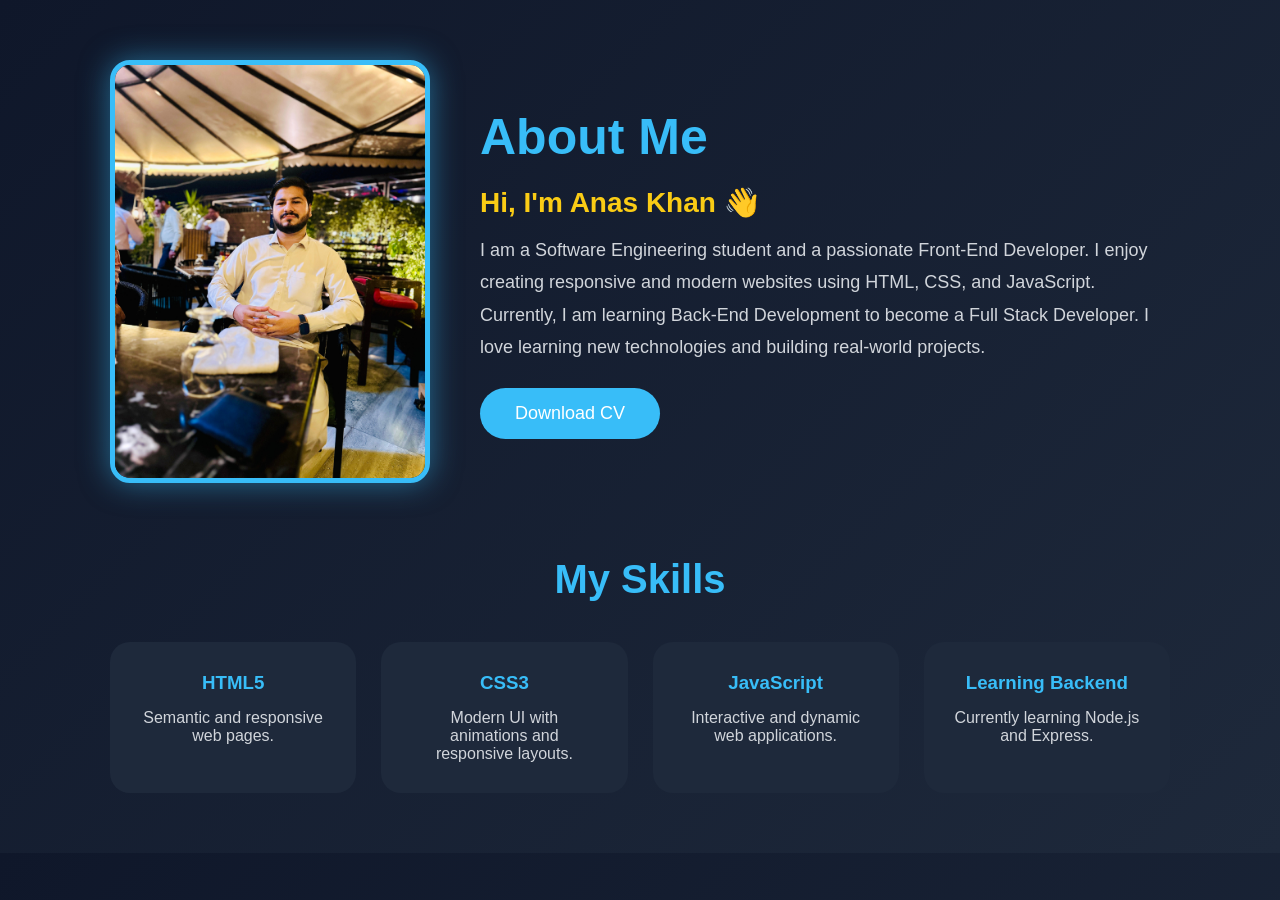
<file: about.html>
<!DOCTYPE html>
<html lang="en">
<head>
<meta charset="UTF-8">
<meta name="viewport" content="width=device-width, initial-scale=1.0">
<title>About Me</title>


<style>
*{
    margin:0;
    padding:0;
    box-sizing:border-box;
    font-family:Arial, Helvetica, sans-serif;
}

body{
    background:linear-gradient(135deg,#0f172a,#1e293b);
    color:white;
}

.container{
    width:90%;
    max-width:1100px;
    margin:auto;
    padding:60px 20px;
}

.about{
    display:flex;
    justify-content:center;
    align-items:center;
    gap:50px;
    flex-wrap:wrap;
}

.image img{
    width:320px;
    border-radius:20px;
    border:5px solid #38bdf8;
    box-shadow:0 0 30px rgba(56,189,248,.5);
    transition:.5s;
}

.image img:hover{
    transform:scale(1.05);
}

.content{
    flex:1;
    min-width:300px;
}

.content h1{
    font-size:50px;
    color:#38bdf8;
    margin-bottom:20px;
}

.content h3{
    color:#facc15;
    margin-bottom:15px;
    font-size:28px;
}

.content p{
    font-size:18px;
    line-height:1.8;
    color:#d1d5db;
    margin-bottom:25px;
}

button{
    padding:15px 35px;
    background:#38bdf8;
    color:white;
    border:none;
    border-radius:30px;
    font-size:18px;
    cursor:pointer;
    transition:.4s;
}

button:hover{
    background:#0284c7;
    transform:translateY(-5px);
}

.skills{
    margin-top:70px;
}

.skills h2{
    text-align:center;
    margin-bottom:40px;
    color:#38bdf8;
    font-size:40px;
}

.skill-box{
    display:grid;
    grid-template-columns:repeat(auto-fit,minmax(220px,1fr));
    gap:25px;
}

.card{
    background:#1e293b;
    padding:30px;
    border-radius:20px;
    text-align:center;
    transition:.4s;
}

.card:hover{
    transform:translateY(-10px);
    background:#334155;
}

.card h3{
    color:#38bdf8;
    margin-bottom:15px;
}

.card p{
    color:#d1d5db;
}

@media(max-width:768px){

.content h1{
    font-size:38px;
}

.content h3{
    font-size:24px;
}

.content p{
    font-size:16px;
}

.image img{
    width:260px;
}

}
</style>

</head>
<body>

<div class="container">

<div class="about">

<div class="image">
<img src="img/anas.jpeg" alt="Profile">
</div>

<div class="content">

<h1>About Me</h1>

<h3>Hi, I'm Anas Khan 👋</h3>

<p>
I am a Software Engineering student and a passionate Front-End Developer.
I enjoy creating responsive and modern websites using HTML, CSS, and JavaScript.
Currently, I am learning Back-End Development to become a Full Stack Developer.
I love learning new technologies and building real-world projects.
</p>

<button>Download CV</button>

</div>

</div>

<div class="skills">

<h2>My Skills</h2>

<div class="skill-box">

<div class="card">
<h3>HTML5</h3>
<p>Semantic and responsive web pages.</p>
</div>

<div class="card">
<h3>CSS3</h3>
<p>Modern UI with animations and responsive layouts.</p>
</div>

<div class="card">
<h3>JavaScript</h3>
<p>Interactive and dynamic web applications.</p>
</div>

<div class="card">
<h3>Learning Backend</h3>
<p>Currently learning Node.js and Express.</p>
</div>

</div>

</div>

</div>

</body>
</html>
</file>
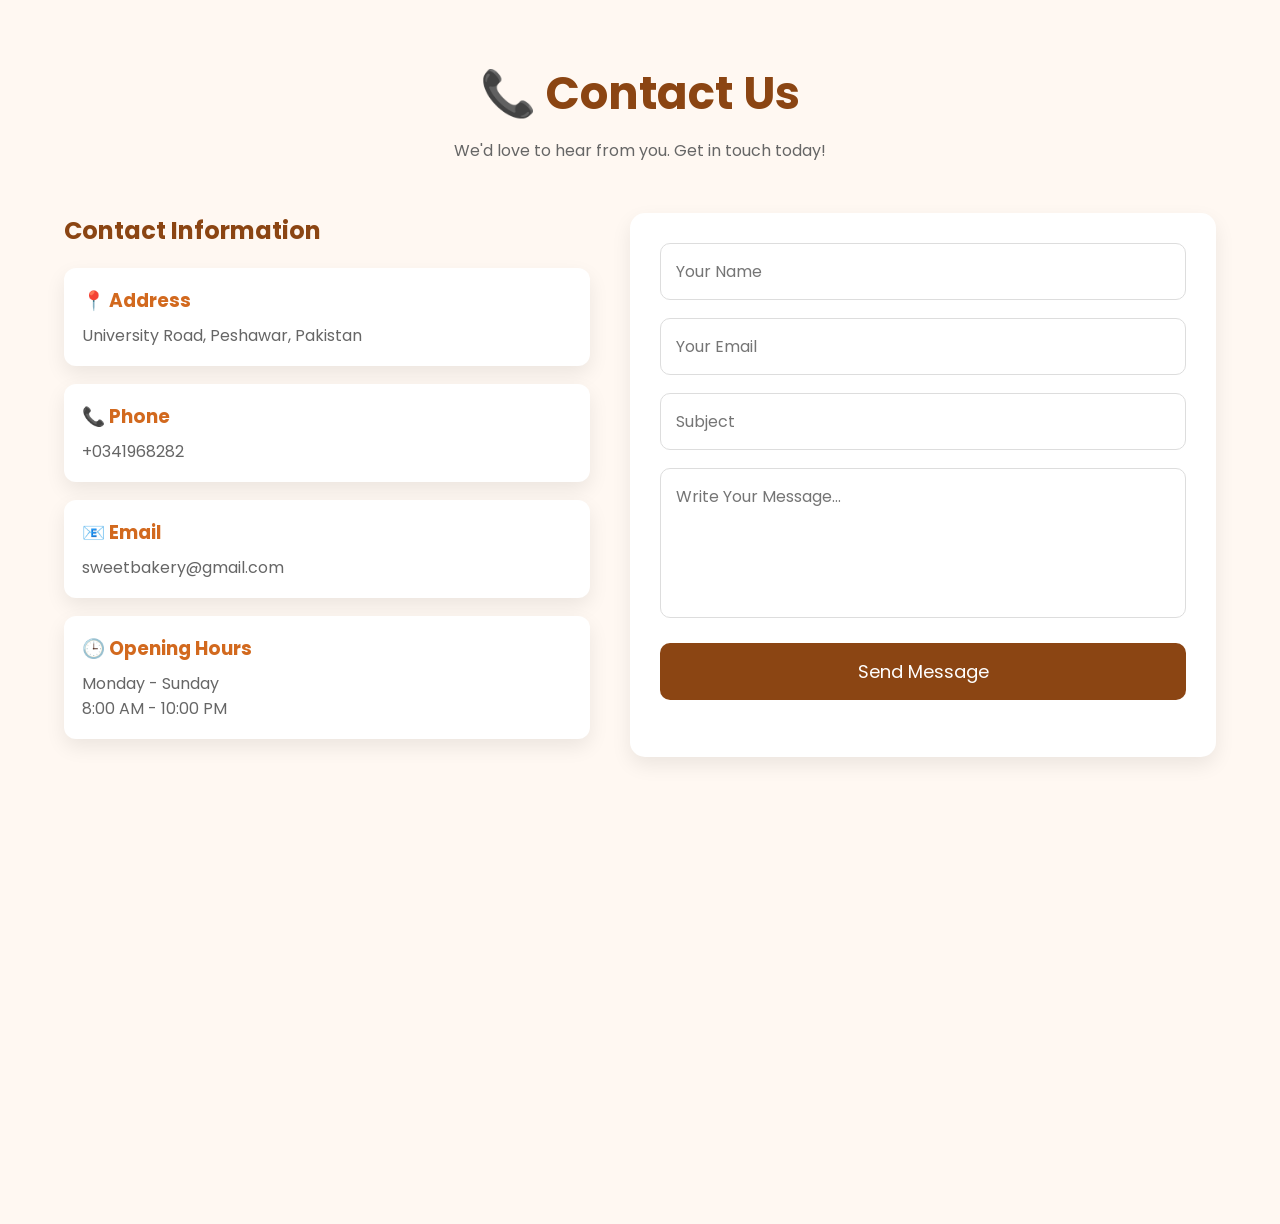
<file: contect.html>
<!DOCTYPE html>
<html lang="en">
<head>
<meta charset="UTF-8">
<meta name="viewport" content="width=device-width, initial-scale=1.0">
<title>Sweet Bakery | Contact Us</title>

<link rel="preconnect" href="https://fonts.googleapis.com">
<link href="https://fonts.googleapis.com/css2?family=Poppins:wght@300;400;500;600;700&display=swap" rel="stylesheet">

<style>
*{
    margin:0;
    padding:0;
    box-sizing:border-box;
    font-family:'Poppins',sans-serif;
}

body{
    background:#fff8f2;
}

.contact{
    width:90%;
    max-width:1200px;
    margin:60px auto;
}

.title{
    text-align:center;
    margin-bottom:50px;
}

.title h1{
    font-size:45px;
    color:#8B4513;
}

.title p{
    color:#666;
    margin-top:10px;
}

.container{
    display:flex;
    justify-content:space-between;
    gap:40px;
    flex-wrap:wrap;
}

.info{
    flex:1;
    min-width:320px;
}

.info h2{
    color:#8B4513;
    margin-bottom:20px;
}

.box{
    background:#fff;
    padding:18px;
    margin-bottom:18px;
    border-radius:12px;
    box-shadow:0 8px 20px rgba(0,0,0,.08);
}

.box h3{
    color:#D2691E;
    margin-bottom:8px;
}

.box p{
    color:#666;
}

.form{
    flex:1;
    min-width:320px;
    background:#fff;
    padding:30px;
    border-radius:15px;
    box-shadow:0 8px 20px rgba(0,0,0,.08);
}

.form input,
.form textarea{
    width:100%;
    padding:15px;
    margin-bottom:18px;
    border:1px solid #ddd;
    border-radius:10px;
    font-size:16px;
    outline:none;
}

.form input:focus,
.form textarea:focus{
    border-color:#D2691E;
}

.form textarea{
    height:150px;
    resize:none;
}

button{
    width:100%;
    padding:15px;
    background:#8B4513;
    color:white;
    border:none;
    border-radius:10px;
    font-size:18px;
    cursor:pointer;
    transition:.3s;
}

button:hover{
    background:#D2691E;
}

.map{
    margin-top:50px;
}

.map iframe{
    width:100%;
    height:350px;
    border:none;
    border-radius:15px;
}

@media(max-width:768px){

.title h1{
    font-size:35px;
}

.container{
    flex-direction:column;
}

}
</style>

</head>
<body>

<section class="contact">

<div class="title">
<h1>📞 Contact Us</h1>
<p>We'd love to hear from you. Get in touch today!</p>
</div>

<div class="container">

<div class="info">

<h2>Contact Information</h2>

<div class="box">
<h3>📍 Address</h3>
<p>University Road, Peshawar, Pakistan</p>
</div>

<div class="box">
<h3>📞 Phone</h3>
<p>+0341968282</p>
</div>

<div class="box">
<h3>📧 Email</h3>
<p>sweetbakery@gmail.com</p>
</div>

<div class="box">
<h3>🕒 Opening Hours</h3>
<p>Monday - Sunday<br>8:00 AM - 10:00 PM</p>
</div>

</div>

<div class="form">

<input type="text" placeholder="Your Name">

<input type="email" placeholder="Your Email">

<input type="text" placeholder="Subject">

<textarea placeholder="Write Your Message..."></textarea>

<button>Send Message</button>

</div>

</div>

<div class="map">

<iframe
src="https://www.google.com/maps?q=Peshawar&output=embed">
</iframe>

</div>

</section>

</body>
</html>
</file>
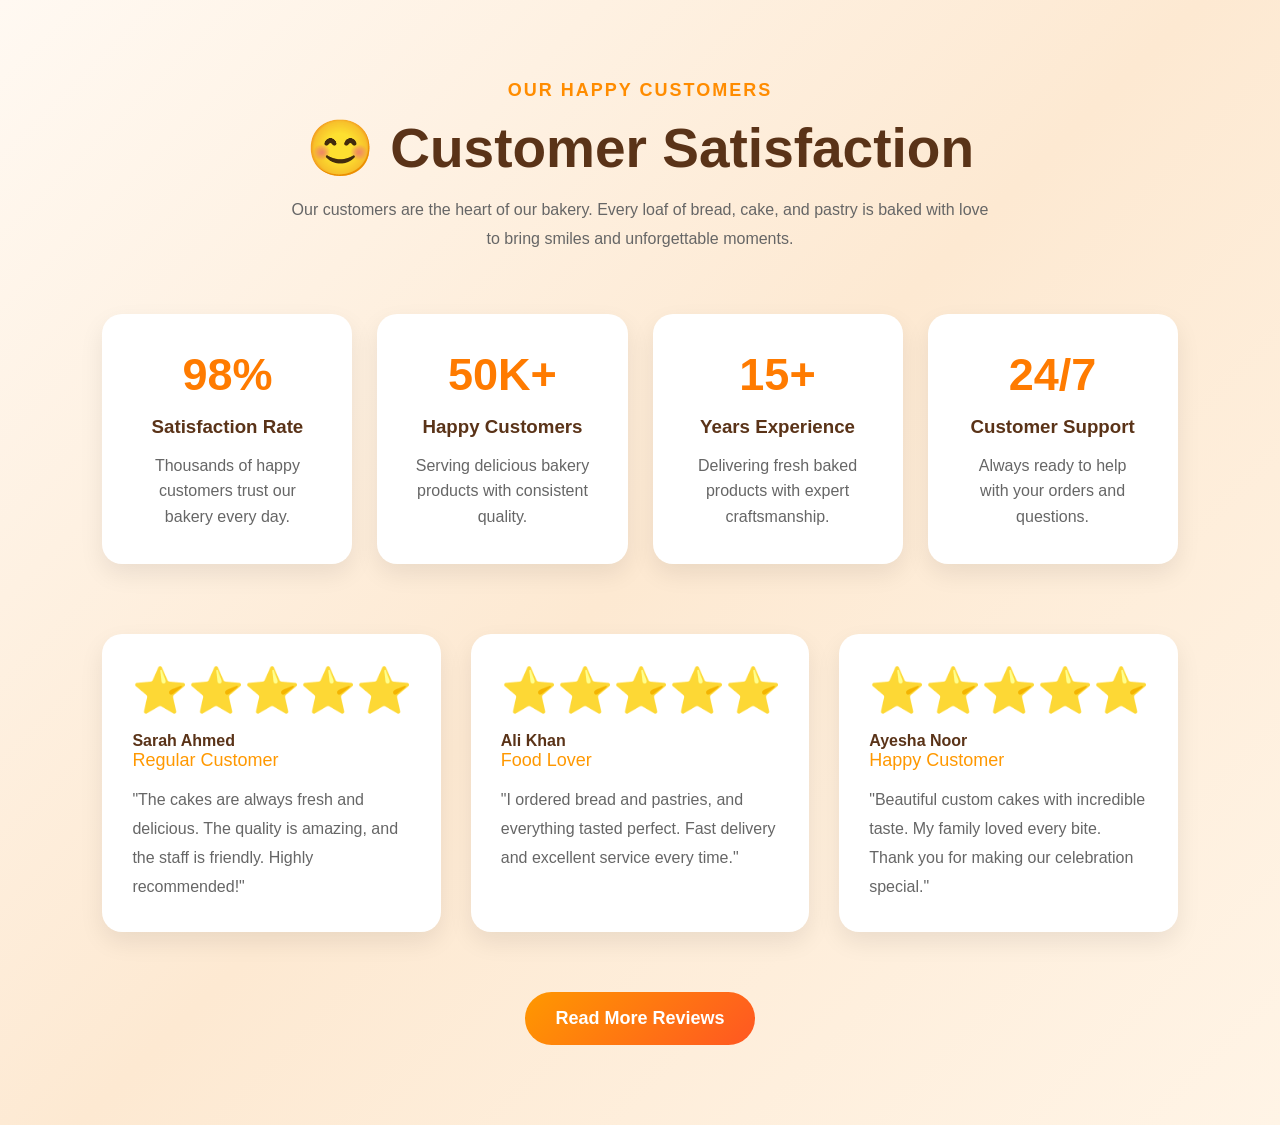
<file: customer.html>
<!DOCTYPE html>
<html lang="en">
<head>
<meta charset="UTF-8">
<meta name="viewport" content="width=device-width, initial-scale=1.0">
<title>Customer Satisfaction</title>

<style>

*{
    margin:0;
    padding:0;
    box-sizing:border-box;
    font-family:Arial, Helvetica, sans-serif;
}

body{
    background:linear-gradient(135deg,#fff9f2,#fde9d2,#fff4e6);
}

.customer{
    width:100%;
    padding:80px 8%;
}

.heading{
    text-align:center;
    margin-bottom:60px;
}

.heading span{
    color:#ff8c00;
    font-size:18px;
    font-weight:bold;
    letter-spacing:2px;
}

.heading h1{
    font-size:55px;
    color:#5a3318;
    margin:15px 0;
}

.heading p{
    max-width:700px;
    margin:auto;
    color:#666;
    line-height:1.8;
}

/* Stats */

.stats{
    display:grid;
    grid-template-columns:repeat(auto-fit,minmax(220px,1fr));
    gap:25px;
    margin-bottom:70px;
}

.stat-card{
    background:#fff;
    padding:35px;
    border-radius:20px;
    text-align:center;
    box-shadow:0 10px 25px rgba(0,0,0,.08);
    transition:.4s;
}

.stat-card:hover{
    transform:translateY(-10px);
}

.stat-card h2{
    font-size:45px;
    color:#ff7b00;
}

.stat-card h3{
    color:#5a3318;
    margin:15px 0;
}

.stat-card p{
    color:#666;
    line-height:1.6;
}

/* Reviews */

.review-section{
    display:grid;
    grid-template-columns:repeat(auto-fit,minmax(320px,1fr));
    gap:30px;
}

.review{
    background:white;
    border-radius:20px;
    padding:30px;
    box-shadow:0 10px 25px rgba(0,0,0,.08);
    transition:.4s;
}

.review:hover{
    transform:translateY(-8px);
}

.review h2{
    font-size:45px;
}

.review h4{
    margin-top:15px;
    color:#5a3318;
}

.review span{
    color:#ff9800;
    font-size:18px;
}

.review p{
    margin-top:15px;
    color:#666;
    line-height:1.8;
}

/* Button */

.btn{
    display:block;
    width:230px;
    margin:60px auto 0;
    text-align:center;
    text-decoration:none;
    background:linear-gradient(135deg,#ff9800,#ff5722);
    color:white;
    padding:16px;
    border-radius:40px;
    font-size:18px;
    font-weight:bold;
    transition:.4s;
}

.btn:hover{
    transform:scale(1.05);
    box-shadow:0 12px 25px rgba(255,87,34,.3);
}

/* Responsive */

@media(max-width:768px){

.heading h1{
    font-size:36px;
}

.heading p{
    font-size:15px;
}

.review{
    text-align:center;
}

.btn{
    width:100%;
}

}

</style>
</head>

<body>

<section class="customer">

<div class="heading">

<span>OUR HAPPY CUSTOMERS</span>

<h1>😊 Customer Satisfaction</h1>

<p>
Our customers are the heart of our bakery. Every loaf of bread, cake, and pastry is baked with love to bring smiles and unforgettable moments.
</p>

</div>

<div class="stats">

<div class="stat-card">
<h2>98%</h2>
<h3>Satisfaction Rate</h3>
<p>Thousands of happy customers trust our bakery every day.</p>
</div>

<div class="stat-card">
<h2>50K+</h2>
<h3>Happy Customers</h3>
<p>Serving delicious bakery products with consistent quality.</p>
</div>

<div class="stat-card">
<h2>15+</h2>
<h3>Years Experience</h3>
<p>Delivering fresh baked products with expert craftsmanship.</p>
</div>

<div class="stat-card">
<h2>24/7</h2>
<h3>Customer Support</h3>
<p>Always ready to help with your orders and questions.</p>
</div>

</div>

<div class="review-section">

<div class="review">

<h2>⭐⭐⭐⭐⭐</h2>

<h4>Sarah Ahmed</h4>

<span>Regular Customer</span>

<p>
"The cakes are always fresh and delicious. The quality is amazing, and the staff is friendly. Highly recommended!"
</p>

</div>

<div class="review">

<h2>⭐⭐⭐⭐⭐</h2>

<h4>Ali Khan</h4>

<span>Food Lover</span>

<p>
"I ordered bread and pastries, and everything tasted perfect. Fast delivery and excellent service every time."
</p>

</div>

<div class="review">

<h2>⭐⭐⭐⭐⭐</h2>

<h4>Ayesha Noor</h4>

<span>Happy Customer</span>

<p>
"Beautiful custom cakes with incredible taste. My family loved every bite. Thank you for making our celebration special."
</p>

</div>

</div>

<a href="#" class="btn">Read More Reviews</a>

</section>

</body>
</html>
</file>
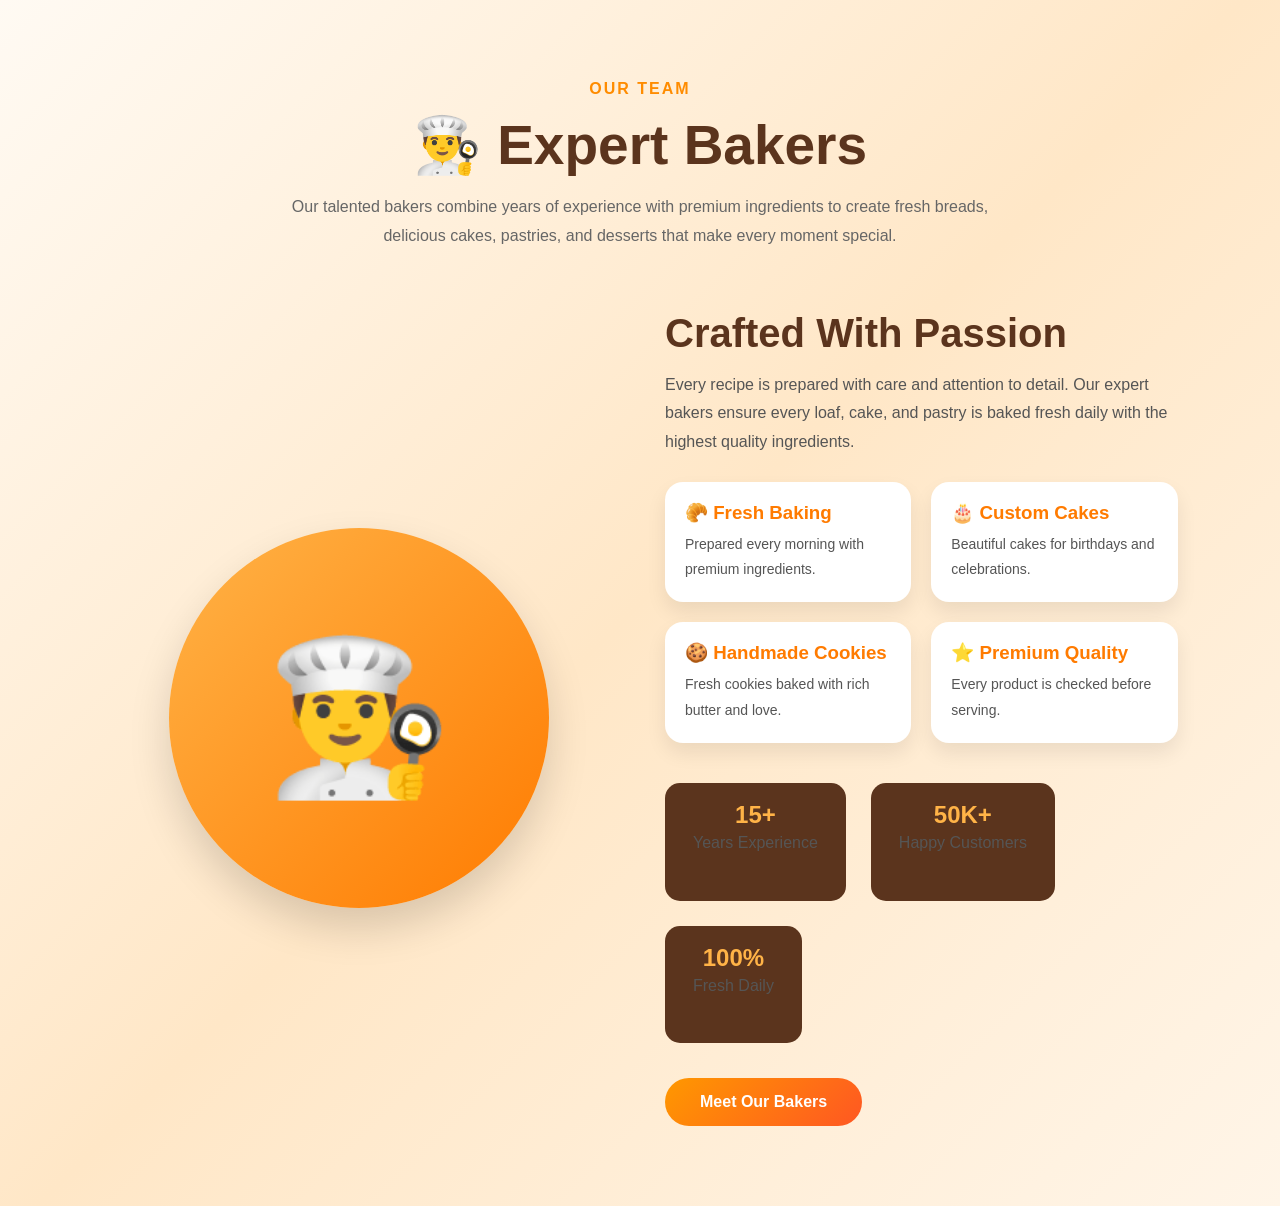
<file: Expert.html>
<!DOCTYPE html>
<html lang="en">
<head>
<meta charset="UTF-8">
<meta name="viewport" content="width=device-width, initial-scale=1.0">
<title>Expert Bakers</title>

<style>
*{
    margin:0;
    padding:0;
    box-sizing:border-box;
    font-family:Arial,Helvetica,sans-serif;
}

body{
    background:linear-gradient(135deg,#fffaf3,#ffe7c7,#fff5e8);
}

.bakers{
    width:100%;
    padding:80px 8%;
}

.title{
    text-align:center;
    margin-bottom:60px;
}

.title span{
    color:#ff8c00;
    font-weight:bold;
    letter-spacing:2px;
}

.title h1{
    margin:15px 0;
    font-size:55px;
    color:#5b341d;
}

.title p{
    max-width:700px;
    margin:auto;
    color:#666;
    line-height:1.8;
}

.container{
    display:flex;
    justify-content:center;
    align-items:center;
    gap:50px;
    flex-wrap:wrap;
}

.image{
    flex:1;
    display:flex;
    justify-content:center;
}

.circle{
    width:380px;
    height:380px;
    background:linear-gradient(135deg,#ffb347,#ff7b00);
    border-radius:50%;
    display:flex;
    justify-content:center;
    align-items:center;
    box-shadow:0 20px 40px rgba(0,0,0,.15);
}

.circle span{
    font-size:150px;
}

.content{
    flex:1;
}

.content h2{
    color:#5b341d;
    font-size:40px;
    margin-bottom:15px;
}

.content p{
    color:#555;
    line-height:1.8;
    margin-bottom:25px;
}

.skills{
    display:grid;
    grid-template-columns:repeat(2,1fr);
    gap:20px;
}

.box{
    background:white;
    padding:20px;
    border-radius:18px;
    box-shadow:0 10px 20px rgba(0,0,0,.08);
    transition:.4s;
}

.box:hover{
    transform:translateY(-8px);
}

.box h3{
    color:#ff7b00;
    margin-bottom:8px;
}

.box p{
    font-size:14px;
    margin:0;
}

.stats{
    margin-top:40px;
    display:flex;
    gap:25px;
    flex-wrap:wrap;
}

.stat{
    background:#5b341d;
    color:white;
    padding:18px 28px;
    border-radius:15px;
    text-align:center;
}

.stat h1{
    color:#ffb347;
}

.btn{
    display:inline-block;
    margin-top:35px;
    text-decoration:none;
    background:linear-gradient(135deg,#ff9800,#ff5722);
    color:white;
    padding:15px 35px;
    border-radius:40px;
    font-weight:bold;
    transition:.4s;
}

.btn:hover{
    transform:scale(1.05);
}

/* Responsive */

@media(max-width:992px){

.title h1{
    font-size:42px;
}

.container{
    flex-direction:column;
    text-align:center;
}

.skills{
    grid-template-columns:1fr 1fr;
}

.stats{
    justify-content:center;
}

}

@media(max-width:768px){

.circle{
    width:280px;
    height:280px;
}

.circle span{
    font-size:110px;
}

.title h1{
    font-size:32px;
}

.content h2{
    font-size:30px;
}

.skills{
    grid-template-columns:1fr;
}

.btn{
    width:100%;
    text-align:center;
}

}
</style>

</head>
<body>

<section class="bakers">

<div class="title">

<span>OUR TEAM</span>

<h1>👨‍🍳 Expert Bakers</h1>

<p>
Our talented bakers combine years of experience with premium ingredients to create fresh breads, delicious cakes, pastries, and desserts that make every moment special.
</p>

</div>

<div class="container">

<div class="image">

<div class="circle">
<span>👨‍🍳</span>
</div>

</div>

<div class="content">

<h2>Crafted With Passion</h2>

<p>
Every recipe is prepared with care and attention to detail. Our expert bakers ensure every loaf, cake, and pastry is baked fresh daily with the highest quality ingredients.
</p>

<div class="skills">

<div class="box">
<h3>🥐 Fresh Baking</h3>
<p>Prepared every morning with premium ingredients.</p>
</div>

<div class="box">
<h3>🎂 Custom Cakes</h3>
<p>Beautiful cakes for birthdays and celebrations.</p>
</div>

<div class="box">
<h3>🍪 Handmade Cookies</h3>
<p>Fresh cookies baked with rich butter and love.</p>
</div>

<div class="box">
<h3>⭐ Premium Quality</h3>
<p>Every product is checked before serving.</p>
</div>

</div>

<div class="stats">

<div class="stat">
<h1>15+</h1>
<p>Years Experience</p>
</div>

<div class="stat">
<h1>50K+</h1>
<p>Happy Customers</p>
</div>

<div class="stat">
<h1>100%</h1>
<p>Fresh Daily</p>
</div>

</div>

<a href="#" class="btn">Meet Our Bakers</a>

</div>

</div>

</section>

</body>
</html>
</file>
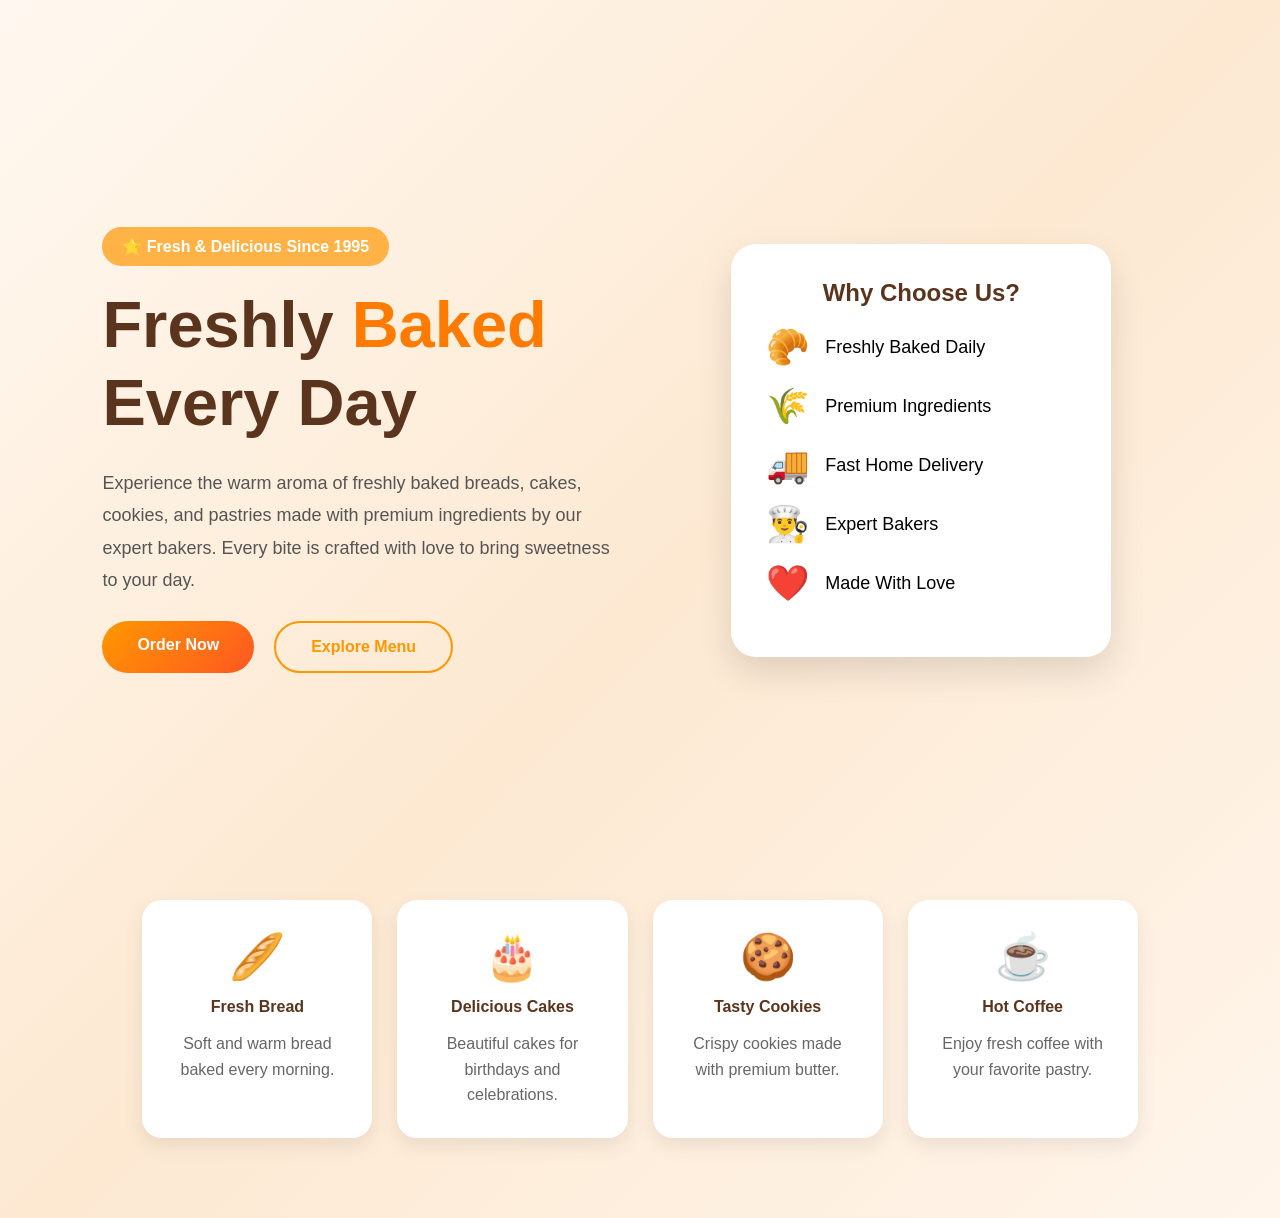
<file: Freshly.html>
<!DOCTYPE html>
<html lang="en">
<head>
<meta charset="UTF-8">
<meta name="viewport" content="width=device-width, initial-scale=1.0">
<title>Freshly Baked Every Day</title>

<style>

*{
    margin:0;
    padding:0;
    box-sizing:border-box;
    font-family:Arial, Helvetica, sans-serif;
}

body{
    background:linear-gradient(135deg,#fff8f0,#fde9d2,#fff5eb);
}

/* HERO SECTION */

.hero{
    min-height:100vh;
    display:flex;
    justify-content:center;
    align-items:center;
    padding:60px 8%;
}

.hero-content{
    max-width:1200px;
    width:100%;
    display:flex;
    justify-content:space-between;
    align-items:center;
    gap:50px;
    flex-wrap:wrap;
}

.left{
    flex:1;
}

.badge{
    display:inline-block;
    background:#ffb347;
    color:#fff;
    padding:10px 20px;
    border-radius:30px;
    font-weight:bold;
    margin-bottom:20px;
}

.left h1{
    font-size:65px;
    color:#5b341d;
    line-height:1.2;
}

.left h1 span{
    color:#ff7b00;
}

.left p{
    margin:25px 0;
    color:#555;
    font-size:18px;
    line-height:1.8;
}

.buttons{
    display:flex;
    gap:20px;
    flex-wrap:wrap;
}

.btn1,
.btn2{
    text-decoration:none;
    padding:15px 35px;
    border-radius:40px;
    font-weight:bold;
    transition:.4s;
}

.btn1{
    background:linear-gradient(135deg,#ff9800,#ff5722);
    color:white;
}

.btn2{
    border:2px solid #ff9800;
    color:#ff9800;
}

.btn1:hover,
.btn2:hover{
    transform:translateY(-5px);
}

/* RIGHT CARD */

.right{
    flex:1;
    display:flex;
    justify-content:center;
}

.card{
    background:white;
    padding:35px;
    width:380px;
    border-radius:25px;
    box-shadow:0 15px 35px rgba(0,0,0,.12);
}

.card h2{
    color:#5b341d;
    margin-bottom:20px;
    text-align:center;
}

.item{
    display:flex;
    align-items:center;
    margin:18px 0;
    font-size:18px;
}

.icon{
    font-size:35px;
    margin-right:15px;
}

/* FEATURES */

.features{
    max-width:1200px;
    margin:0 auto 80px;
    display:grid;
    grid-template-columns:repeat(4,1fr);
    gap:25px;
    padding:0 8%;
}

.feature{
    background:white;
    padding:30px;
    text-align:center;
    border-radius:20px;
    box-shadow:0 8px 20px rgba(0,0,0,.08);
    transition:.4s;
}

.feature:hover{
    transform:translateY(-10px);
}

.feature h3{
    font-size:45px;
}

.feature h4{
    margin:15px 0;
    color:#5b341d;
}

.feature p{
    color:#666;
    line-height:1.6;
}

/* RESPONSIVE */

@media(max-width:992px){

.hero-content{
    flex-direction:column;
    text-align:center;
}

.buttons{
    justify-content:center;
}

.features{
    grid-template-columns:repeat(2,1fr);
}

.left h1{
    font-size:50px;
}

}

@media(max-width:768px){

.left h1{
    font-size:38px;
}

.left p{
    font-size:16px;
}

.card{
    width:100%;
}

.features{
    grid-template-columns:1fr;
}

.btn1,
.btn2{
    width:100%;
    text-align:center;
}

}

</style>
</head>

<body>

<section class="hero">

<div class="hero-content">

<div class="left">

<div class="badge">
⭐ Fresh & Delicious Since 1995
</div>

<h1>
Freshly <span>Baked</span><br>
Every Day
</h1>

<p>
Experience the warm aroma of freshly baked breads, cakes, cookies,
and pastries made with premium ingredients by our expert bakers.
Every bite is crafted with love to bring sweetness to your day.
</p>

<div class="buttons">

<a href="#" class="btn1">
Order Now
</a>

<a href="#" class="btn2">
Explore Menu
</a>

</div>

</div>

<div class="right">

<div class="card">

<h2>Why Choose Us?</h2>

<div class="item">
<div class="icon">🥐</div>
Freshly Baked Daily
</div>

<div class="item">
<div class="icon">🌾</div>
Premium Ingredients
</div>

<div class="item">
<div class="icon">🚚</div>
Fast Home Delivery
</div>

<div class="item">
<div class="icon">👨‍🍳</div>
Expert Bakers
</div>

<div class="item">
<div class="icon">❤️</div>
Made With Love
</div>

</div>

</div>

</div>

</section>

<section class="features">

<div class="feature">
<h3>🥖</h3>
<h4>Fresh Bread</h4>
<p>Soft and warm bread baked every morning.</p>
</div>

<div class="feature">
<h3>🎂</h3>
<h4>Delicious Cakes</h4>
<p>Beautiful cakes for birthdays and celebrations.</p>
</div>

<div class="feature">
<h3>🍪</h3>
<h4>Tasty Cookies</h4>
<p>Crispy cookies made with premium butter.</p>
</div>

<div class="feature">
<h3>☕</h3>
<h4>Hot Coffee</h4>
<p>Enjoy fresh coffee with your favorite pastry.</p>
</div>

</section>

</body>
</html>
</file>
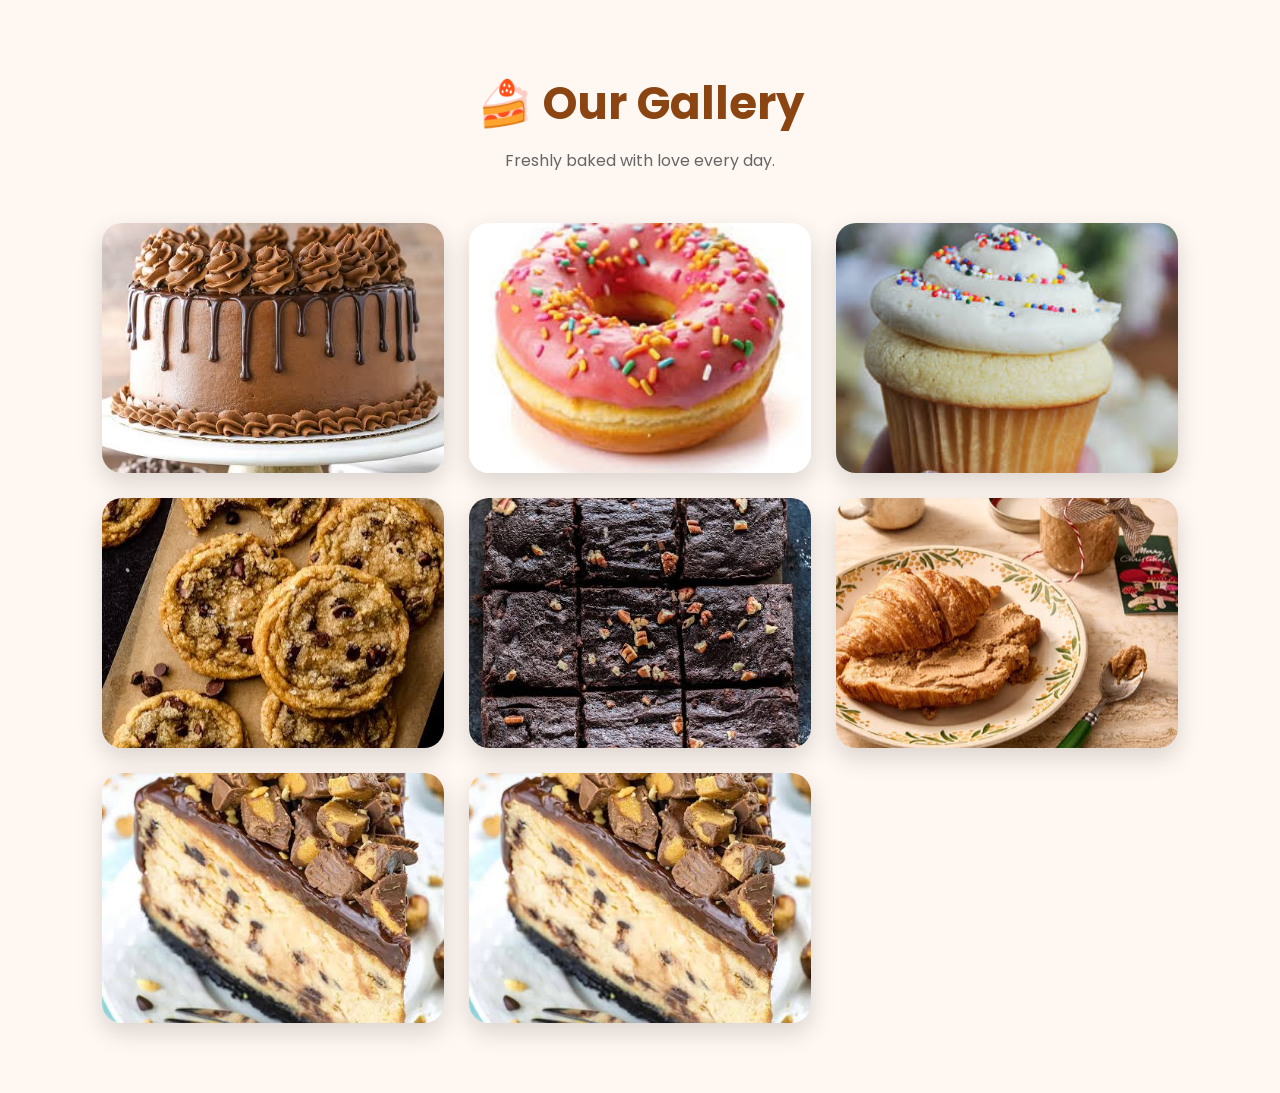
<file: gellery.html>
<!DOCTYPE html>
<html lang="en">
<head>
<meta charset="UTF-8">
<meta name="viewport" content="width=device-width, initial-scale=1.0">
<title>Sweet Bakery | Gallery</title>

<link href="https://fonts.googleapis.com/css2?family=Poppins:wght@300;400;600;700&display=swap" rel="stylesheet">

<style>

*{
margin:0;
padding:0;
box-sizing:border-box;
font-family:'Poppins',sans-serif;
}

body{
background:#FFF8F2;
}

.gallery{
padding:70px 8%;
}

.title{
text-align:center;
margin-bottom:50px;
}

.title h1{
font-size:45px;
color:#8B4513;
}

.title p{
color:#666;
margin-top:10px;
}

.gallery-container{
display:grid;
grid-template-columns:repeat(auto-fit,minmax(280px,1fr));
gap:25px;
}

.card{
position:relative;
overflow:hidden;
border-radius:20px;
box-shadow:0 10px 25px rgba(0,0,0,.15);
cursor:pointer;
}

.card img{
width:100%;
height:250px;
object-fit:cover;
transition:.5s;
display:block;
}

.card:hover img{
transform:scale(1.1);
}

.overlay{
position:absolute;
top:0;
left:0;
width:100%;
height:100%;
background:rgba(139,69,19,.75);
display:flex;
justify-content:center;
align-items:center;
flex-direction:column;
opacity:0;
transition:.5s;
color:#fff;
}

.card:hover .overlay{
opacity:1;
}

.overlay h3{
font-size:28px;
margin-bottom:10px;
}

.overlay p{
font-size:15px;
text-align:center;
padding:0 20px;
}

@media(max-width:768px){

.title h1{
font-size:35px;
}

}

</style>

</head>
<body>

<section class="gallery">

<div class="title">
<h1>🍰 Our Gallery</h1>
<p>Freshly baked with love every day.</p>
</div>

<div class="gallery-container">

<div class="card">
<img src="img/chocolte.jfif">
<div class="overlay">
<h3>Chocolate Cake</h3>
<p>Rich & Delicious</p>
</div>
</div>

<div class="card">
<img src="img/Donut.jfif">
<div class="overlay">
<h3>Donuts</h3>
<p>Soft & Sweet</p>
</div>
</div>

<div class="card">
<img src="img/cap.jfif">
<div class="overlay">
<h3>Cupcakes</h3>
<p>Fresh Everyday</p>
</div>
</div>

<div class="card">
<img src="img/cookies.jfif">
<div class="overlay">
<h3>Cookies</h3>
<p>Crunchy & Tasty</p>
</div>
</div>

<div class="card">
<img src="img/brobee.jfif">
<div class="overlay">
<h3>Brownies</h3>
<p>Chocolate Lover's Choice</p>
</div>
</div>

<div class="card">
<img src="img/Butter Croissant.jfif">
<div class="overlay">
<h3>Cheesecake</h3>
<p>Premium Quality</p>
</div>
</div>



<div class="card">
<img src="img/cheesecak.jfif">
<div class="overlay">
<h3>Cheesecake</h3>
<p>Premium Quality</p>
</div>
</div>
  

<div class="card">
<img src="img/cheesecak.jfif">
<div class="overlay">
<h3>Cheesecake</h3>
<p>Premium Quality</p>
</div>




</section>

</body>
</html>
</file>
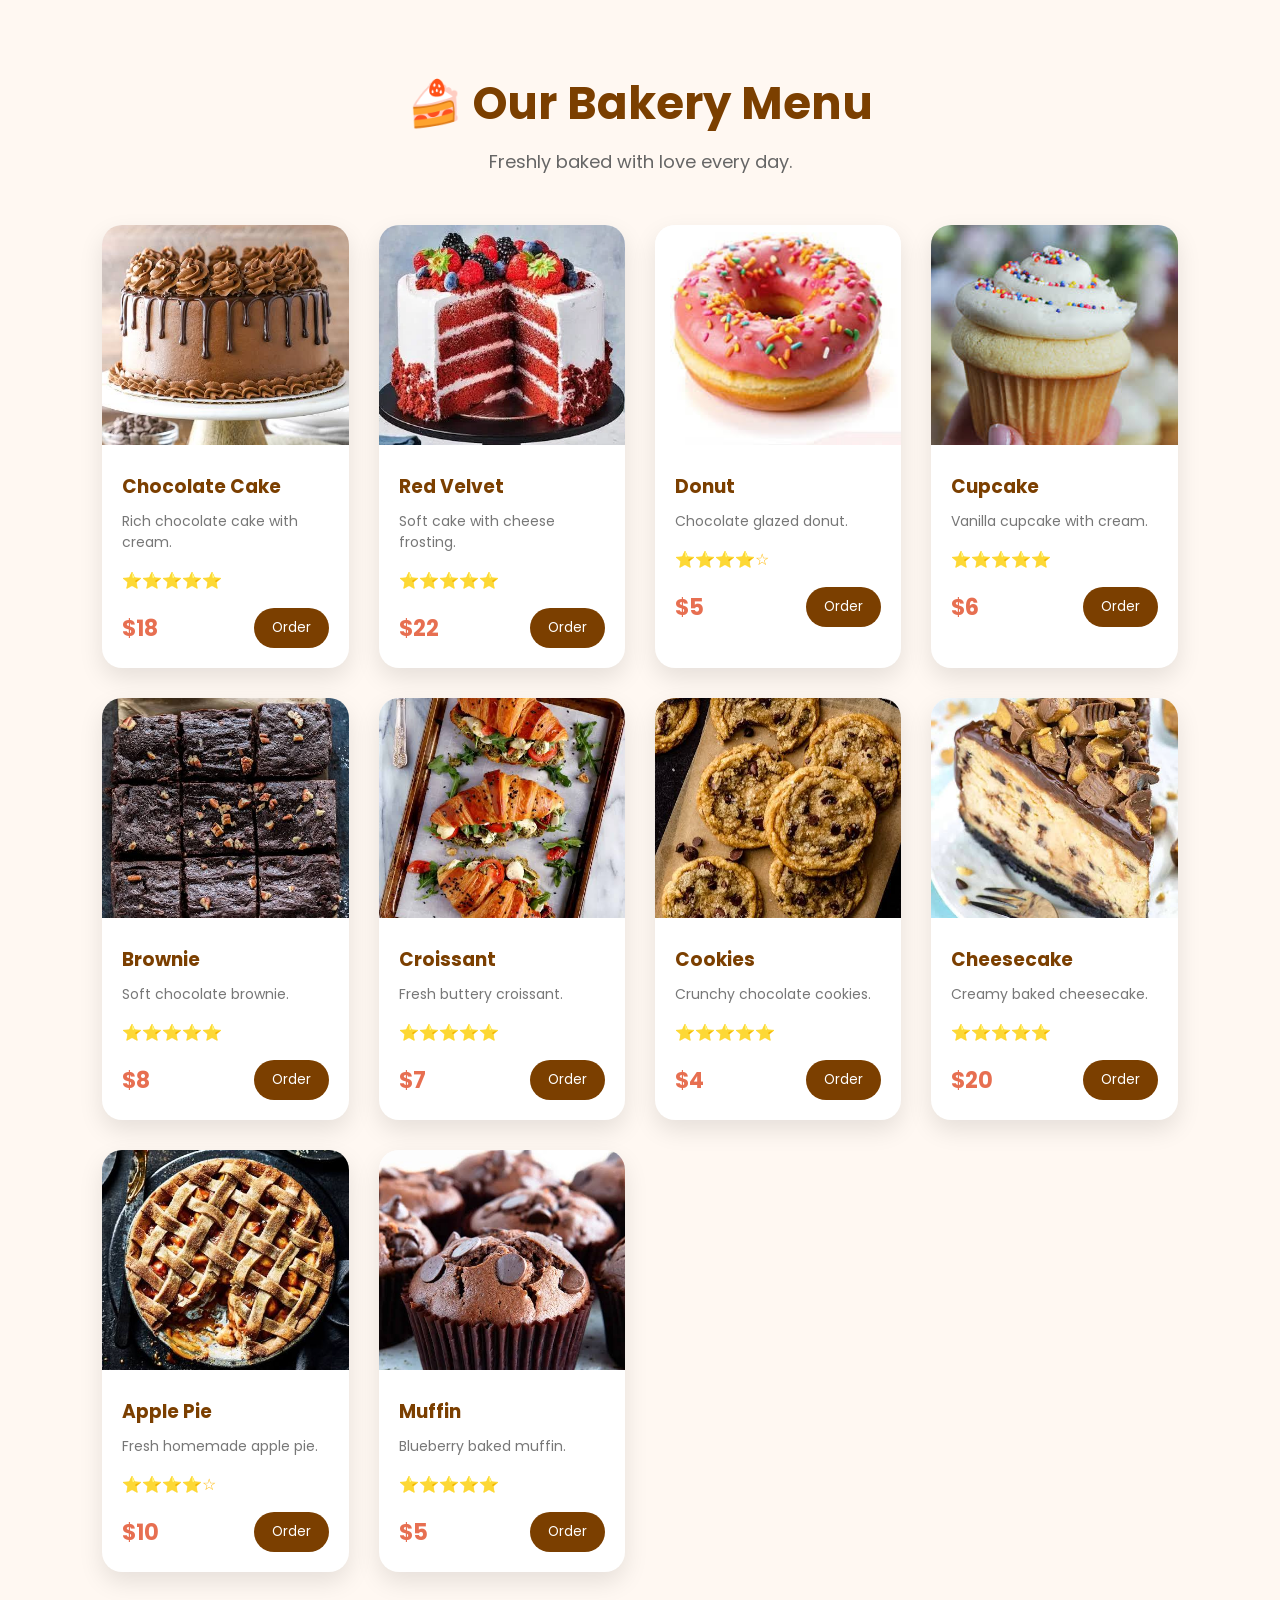
<file: memu.html>
<!DOCTYPE html>
<html lang="en">
<head>
<meta charset="UTF-8">
<meta name="viewport" content="width=device-width, initial-scale=1.0">
<title>Bakery Menu</title>

<link rel="preconnect" href="https://fonts.googleapis.com">
<link href="https://fonts.googleapis.com/css2?family=Poppins:wght@300;500;700&display=swap" rel="stylesheet">

<style>

*{
margin:0;
padding:0;
box-sizing:border-box;
font-family:'Poppins',sans-serif;
}

body{
background:#FFF8F2;
}

.menu{
padding:70px 8%;
}

.title{
text-align:center;
margin-bottom:50px;
}

.title h1{
font-size:45px;
color:#7B3F00;
}

.title p{
color:#666;
margin-top:10px;
font-size:18px;
}

.container{
display:grid;
grid-template-columns:repeat(auto-fit,minmax(240px,1fr));
gap:30px;
}

.card{
background:#fff;
border-radius:20px;
overflow:hidden;
box-shadow:0 10px 25px rgba(0,0,0,.1);
transition:.4s;
}

.card:hover{
transform:translateY(-10px);
}

.card img{
width:100%;
height:220px;
object-fit:cover;
transition:.4s;
}

.card:hover img{
transform:scale(1.08);
}

.content{
padding:20px;
}

.content h3{
color:#7B3F00;
margin-bottom:10px;
}

.content p{
font-size:14px;
color:#777;
margin-bottom:15px;
}

.rating{
color:#ffb703;
margin-bottom:15px;
}

.bottom{
display:flex;
justify-content:space-between;
align-items:center;
}

.price{
font-size:22px;
font-weight:bold;
color:#E76F51;
}

button{
padding:10px 18px;
background:#7B3F00;
color:#fff;
border:none;
border-radius:30px;
cursor:pointer;
transition:.3s;
}

button:hover{
background:#E76F51;
}

@media(max-width:768px){

.title h1{
font-size:34px;
}

}

</style>

</head>
<body>

<section class="menu">

<div class="title">
<h1>🍰 Our Bakery Menu</h1>
<p>Freshly baked with love every day.</p>
</div>

<div class="container">

<div class="card">
<img src="img/chocolte.jfif">
<div class="content">
<h3>Chocolate Cake</h3>
<p>Rich chocolate cake with cream.</p>
<div class="rating">⭐⭐⭐⭐⭐</div>
<div class="bottom">
<span class="price">$18</span>
<button>Order</button>
</div>
</div>
</div>

<div class="card">
<img src="img/red v.webp">
<div class="content">
<h3>Red Velvet</h3>
<p>Soft cake with cheese frosting.</p>
<div class="rating">⭐⭐⭐⭐⭐</div>
<div class="bottom">
<span class="price">$22</span>
<button>Order</button>
</div>
</div>
</div>

<div class="card">
<img src="img/Donut.jfif">
<div class="content">
<h3>Donut</h3>
<p>Chocolate glazed donut.</p>
<div class="rating">⭐⭐⭐⭐☆</div>
<div class="bottom">
<span class="price">$5</span>
<button>Order</button>
</div>
</div>
</div>

<div class="card">
<img src="img/cap.jfif">
<div class="content">
<h3>Cupcake</h3>
<p>Vanilla cupcake with cream.</p>
<div class="rating">⭐⭐⭐⭐⭐</div>
<div class="bottom">
<span class="price">$6</span>
<button>Order</button>
</div>
</div>
</div>

<div class="card">
<img src="img/brobee.jfif">
<div class="content">
<h3>Brownie</h3>
<p>Soft chocolate brownie.</p>
<div class="rating">⭐⭐⭐⭐⭐</div>
<div class="bottom">
<span class="price">$8</span>
<button>Order</button>
</div>
</div>
</div>

<div class="card">
<img src="img/croissant.jfif">
<div class="content">
<h3>Croissant</h3>
<p>Fresh buttery croissant.</p>
<div class="rating">⭐⭐⭐⭐⭐</div>
<div class="bottom">
<span class="price">$7</span>
<button>Order</button>
</div>
</div>
</div>

<div class="card">
<img src="img/cookies.jfif">
<div class="content">
<h3>Cookies</h3>
<p>Crunchy chocolate cookies.</p>
<div class="rating">⭐⭐⭐⭐⭐</div>
<div class="bottom">
<span class="price">$4</span>
<button>Order</button>
</div>
</div>
</div>

<div class="card">
<img src="img/cheesecak.jfif">
<div class="content">
<h3>Cheesecake</h3>
<p>Creamy baked cheesecake.</p>
<div class="rating">⭐⭐⭐⭐⭐</div>
<div class="bottom">
<span class="price">$20</span>
<button>Order</button>
</div>
</div>
</div>

<div class="card">
<img src="img/Apple Pie.jfif">
<div class="content">
<h3>Apple Pie</h3>
<p>Fresh homemade apple pie.</p>
<div class="rating">⭐⭐⭐⭐☆</div>
<div class="bottom">
<span class="price">$10</span>
<button>Order</button>
</div>
</div>
</div>

<div class="card">
<img src="img/muffin.jfif">
<div class="content">
<h3>Muffin</h3>
<p>Blueberry baked muffin.</p>
<div class="rating">⭐⭐⭐⭐⭐</div>
<div class="bottom">
<span class="price">$5</span>
<button>Order</button>
</div>
</div>
</div>

</div>

</section>

</body>
</html>
</file>
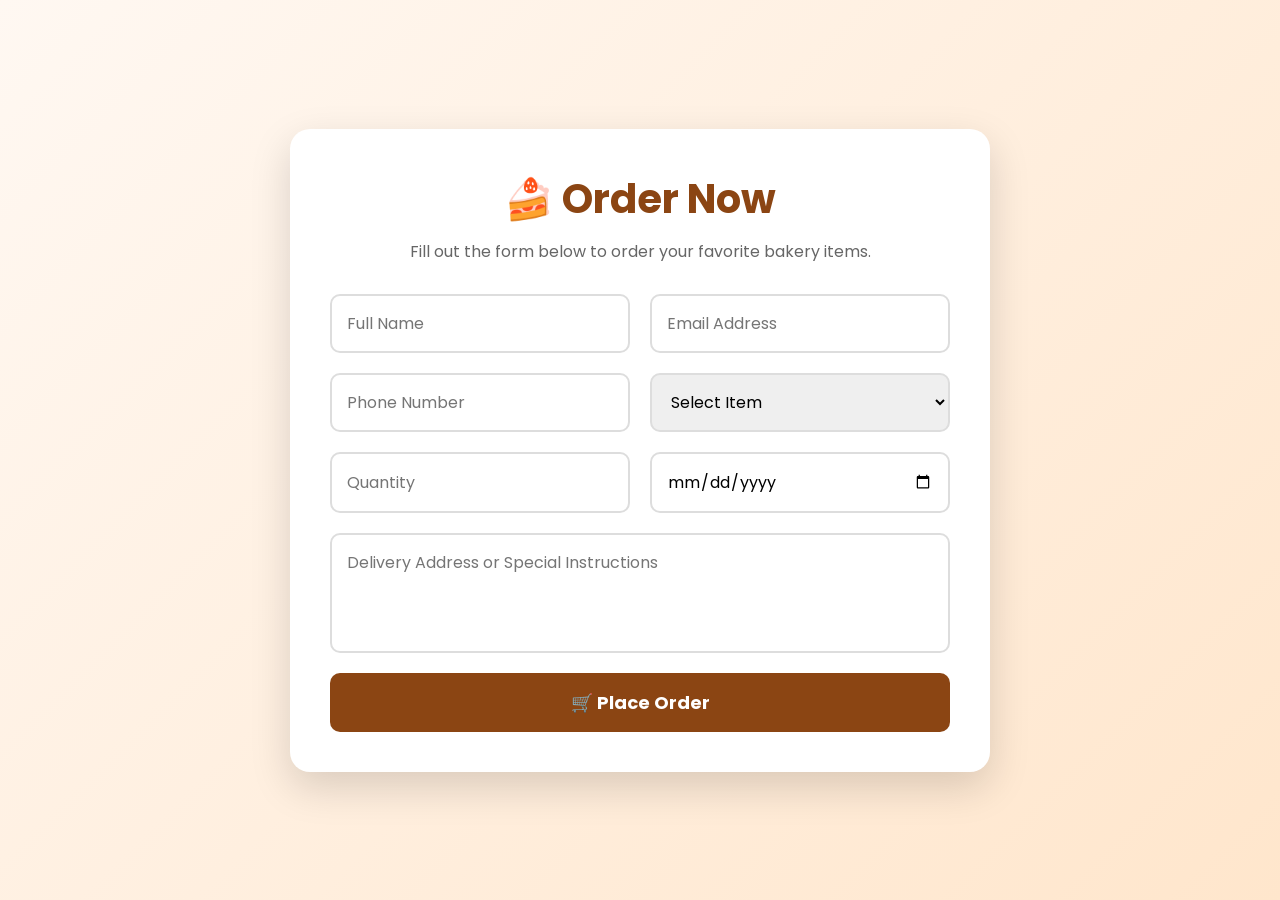
<file: order.html>
<!DOCTYPE html>
<html lang="en">
<head>
<meta charset="UTF-8">
<meta name="viewport" content="width=device-width, initial-scale=1.0">
<title>Order Now - Sweet Bakery</title>

<link href="https://fonts.googleapis.com/css2?family=Poppins:wght@300;400;600;700&display=swap" rel="stylesheet">

<style>
*{
margin:0;
padding:0;
box-sizing:border-box;
font-family:'Poppins',sans-serif;
}

body{
background:linear-gradient(135deg,#FFF8F2,#FFE6CC);
display:flex;
justify-content:center;
align-items:center;
min-height:100vh;
padding:30px;
}

.container{
background:#fff;
width:100%;
max-width:700px;
padding:40px;
border-radius:20px;
box-shadow:0 15px 40px rgba(0,0,0,.15);
}

h1{
text-align:center;
color:#8B4513;
font-size:40px;
margin-bottom:10px;
}

p{
text-align:center;
color:#666;
margin-bottom:30px;
}

form{
display:grid;
grid-template-columns:1fr 1fr;
gap:20px;
}

input,
select,
textarea{
width:100%;
padding:15px;
border:2px solid #ddd;
border-radius:10px;
font-size:16px;
outline:none;
transition:.3s;
}

input:focus,
select:focus,
textarea:focus{
border-color:#D2691E;
}

textarea{
grid-column:1/3;
height:120px;
resize:none;
}

button{
grid-column:1/3;
padding:16px;
background:#8B4513;
color:#fff;
font-size:18px;
font-weight:bold;
border:none;
border-radius:10px;
cursor:pointer;
transition:.3s;
}

button:hover{
background:#D2691E;
transform:translateY(-3px);
}

@media(max-width:700px){

form{
grid-template-columns:1fr;
}

textarea,
button{
grid-column:1;
}

h1{
font-size:30px;
}

}
</style>

</head>
<body>

<div class="container">

<h1>🍰 Order Now</h1>

<p>Fill out the form below to order your favorite bakery items.</p>

<form action="https://api.web3forms.com/submit" method="POST">
<input type="hidden" name="access_key" value="24a1023a-ad87-444e-927e-694a06052622">
<input type="text" placeholder="Full Name" required>

<input type="email" placeholder="Email Address" required>

<input type="tel" placeholder="Phone Number" required>

<select required>
<option>Select Item</option>
<option>Chocolate Cake</option>
<option>Red Velvet Cake</option>
<option>Donut</option>
<option>Cupcake</option>
<option>Cookies</option>
<option>Brownie</option>
<option>Croissant</option>
<option>Cheesecake</option>
<option>Muffin</option>
<option>Apple Pie</option>
</select>

<input type="number" placeholder="Quantity" required>

<input type="date" required>

<textarea placeholder="Delivery Address or Special Instructions"></textarea>

<button type="submit">🛒 Place Order</button>

</form>

</div>

</body>
</html>
</file>
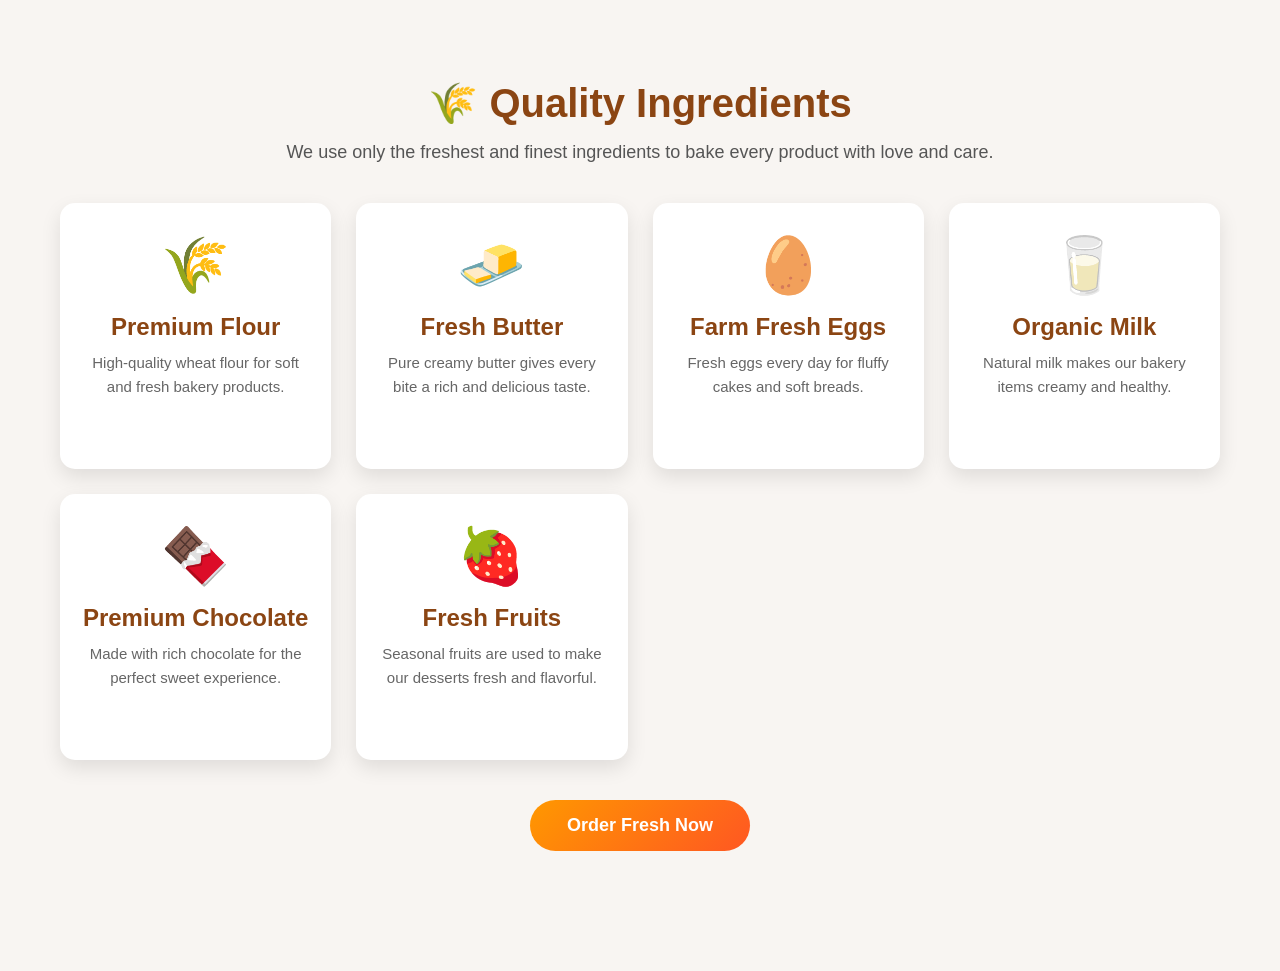
<file: quality.html>
<!DOCTYPE html>
<html lang="en">
<head>
<meta charset="UTF-8">
<meta name="viewport" content="width=device-width, initial-scale=1.0">
<title>Quality Ingredients</title>

<style>
*{
    margin:0;
    padding:0;
    box-sizing:border-box;
    font-family:Arial,sans-serif;
}

body{
    background:#f8f5f2;
}

.ingredients{
    max-width:1200px;
    margin:60px auto;
    padding:20px;
}

.ingredients h1{
    text-align:center;
    color:#8B4513;
    font-size:40px;
    margin-bottom:15px;
}

.ingredients p{
    text-align:center;
    color:#555;
    margin-bottom:40px;
    font-size:18px;
}

.container{
    display:grid;
    grid-template-columns:repeat(auto-fit,minmax(250px,1fr));
    gap:25px;
}

.card{
    background:#fff;
    padding:30px 20px;
    border-radius:15px;
    text-align:center;
    box-shadow:0 8px 20px rgba(0,0,0,.1);
    transition:.4s;
}

.card:hover{
    transform:translateY(-10px);
    box-shadow:0 15px 30px rgba(0,0,0,.2);
}

.icon{
    font-size:55px;
    margin-bottom:15px;
}

.card h2{
    color:#8B4513;
    margin-bottom:10px;
}

.card p{
    color:#666;
    line-height:1.6;
    font-size:15px;
}

.btn{
    display:block;
    width:220px;
    margin:40px auto;
    text-align:center;
    text-decoration:none;
    padding:15px;
    border-radius:40px;
    background:linear-gradient(135deg,#ff9800,#ff5722);
    color:#fff;
    font-size:18px;
    font-weight:bold;
    transition:.4s;
}

.btn:hover{
    transform:scale(1.05);
    background:linear-gradient(135deg,#ff5722,#ff9800);
}

@media(max-width:768px){

.ingredients h1{
    font-size:30px;
}

.ingredients p{
    font-size:16px;
}

.card{
    padding:20px;
}

.btn{
    width:180px;
}
}
</style>

</head>
<body>

<section class="ingredients">

<h1>🌾 Quality Ingredients</h1>

<p>
We use only the freshest and finest ingredients to bake every product with love and care.
</p>

<div class="container">

<div class="card">
<div class="icon">🌾</div>
<h2>Premium Flour</h2>
<p>High-quality wheat flour for soft and fresh bakery products.</p>
</div>

<div class="card">
<div class="icon">🧈</div>
<h2>Fresh Butter</h2>
<p>Pure creamy butter gives every bite a rich and delicious taste.</p>
</div>

<div class="card">
<div class="icon">🥚</div>
<h2>Farm Fresh Eggs</h2>
<p>Fresh eggs every day for fluffy cakes and soft breads.</p>
</div>

<div class="card">
<div class="icon">🥛</div>
<h2>Organic Milk</h2>
<p>Natural milk makes our bakery items creamy and healthy.</p>
</div>

<div class="card">
<div class="icon">🍫</div>
<h2>Premium Chocolate</h2>
<p>Made with rich chocolate for the perfect sweet experience.</p>
</div>

<div class="card">
<div class="icon">🍓</div>
<h2>Fresh Fruits</h2>
<p>Seasonal fruits are used to make our desserts fresh and flavorful.</p>
</div>

</div>

<a href="#" class="btn">Order Fresh Now</a>

</section>

</body>
</html>
</file>
